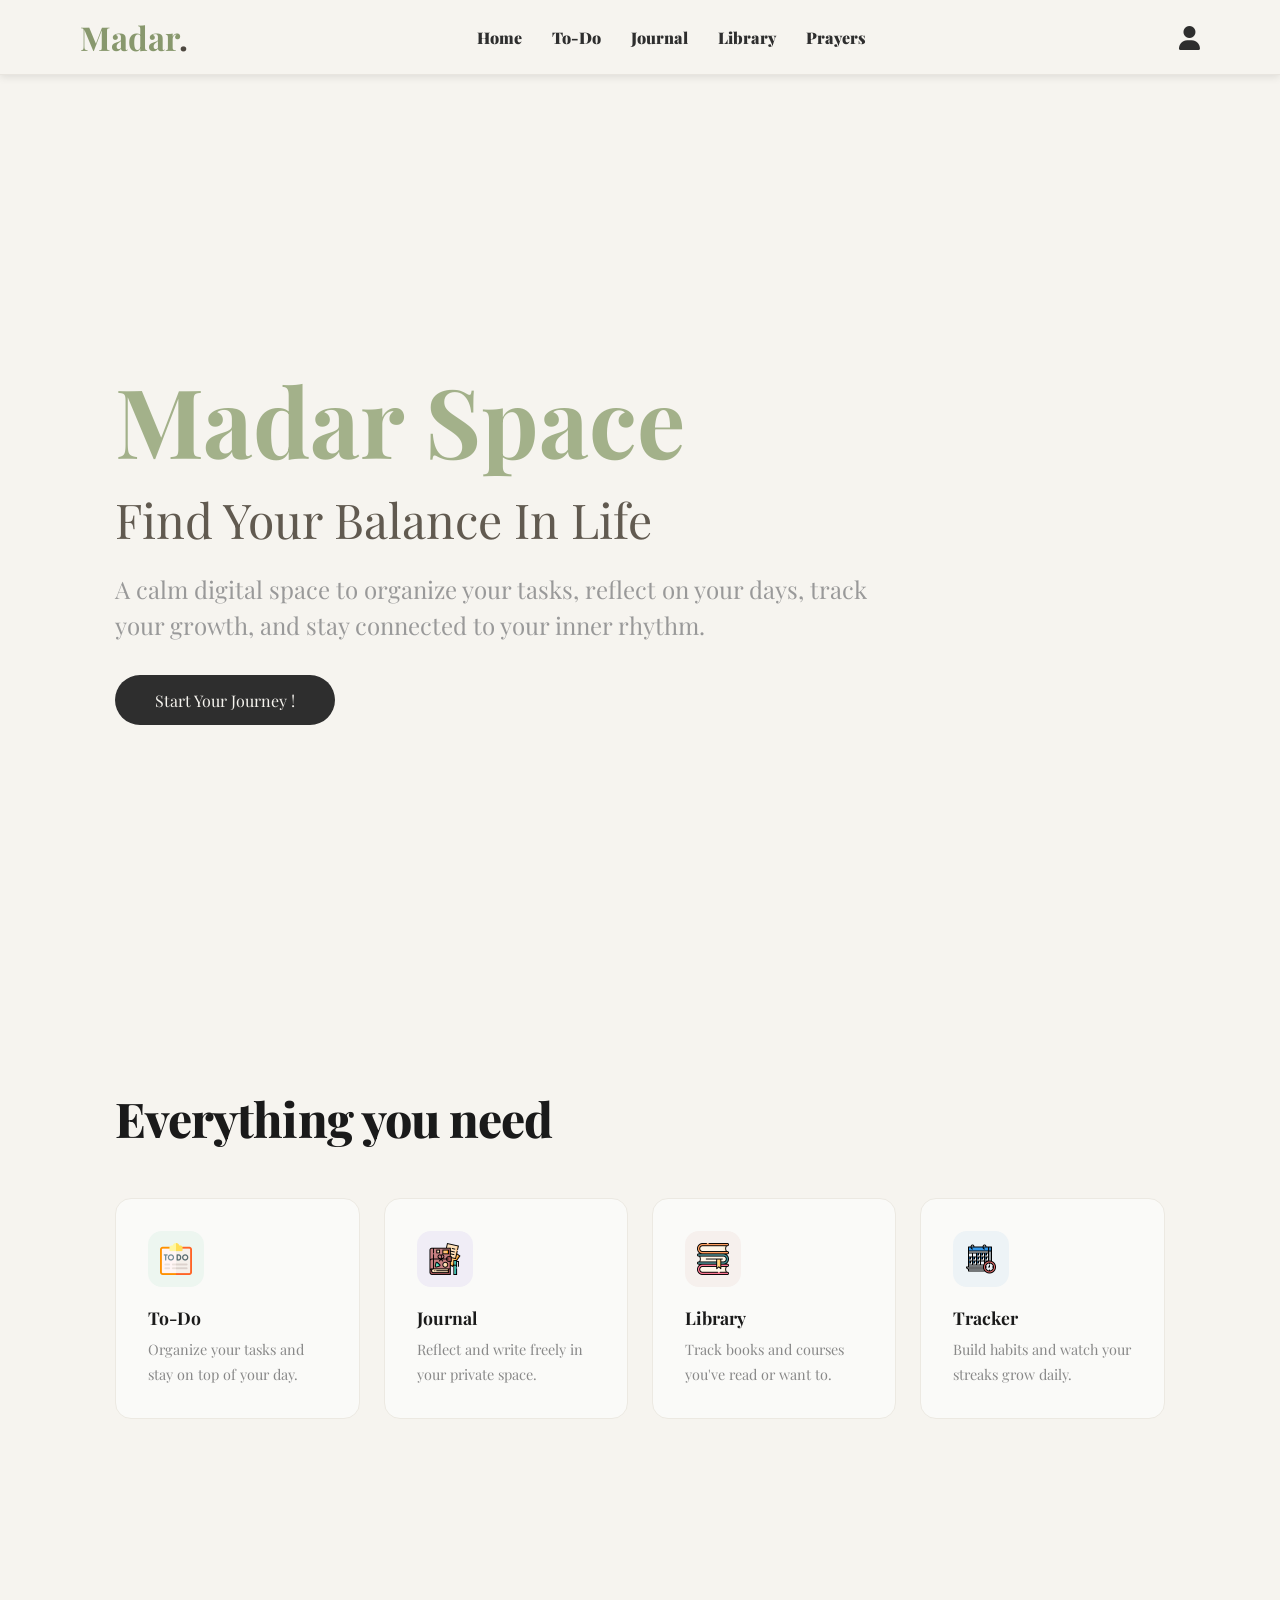
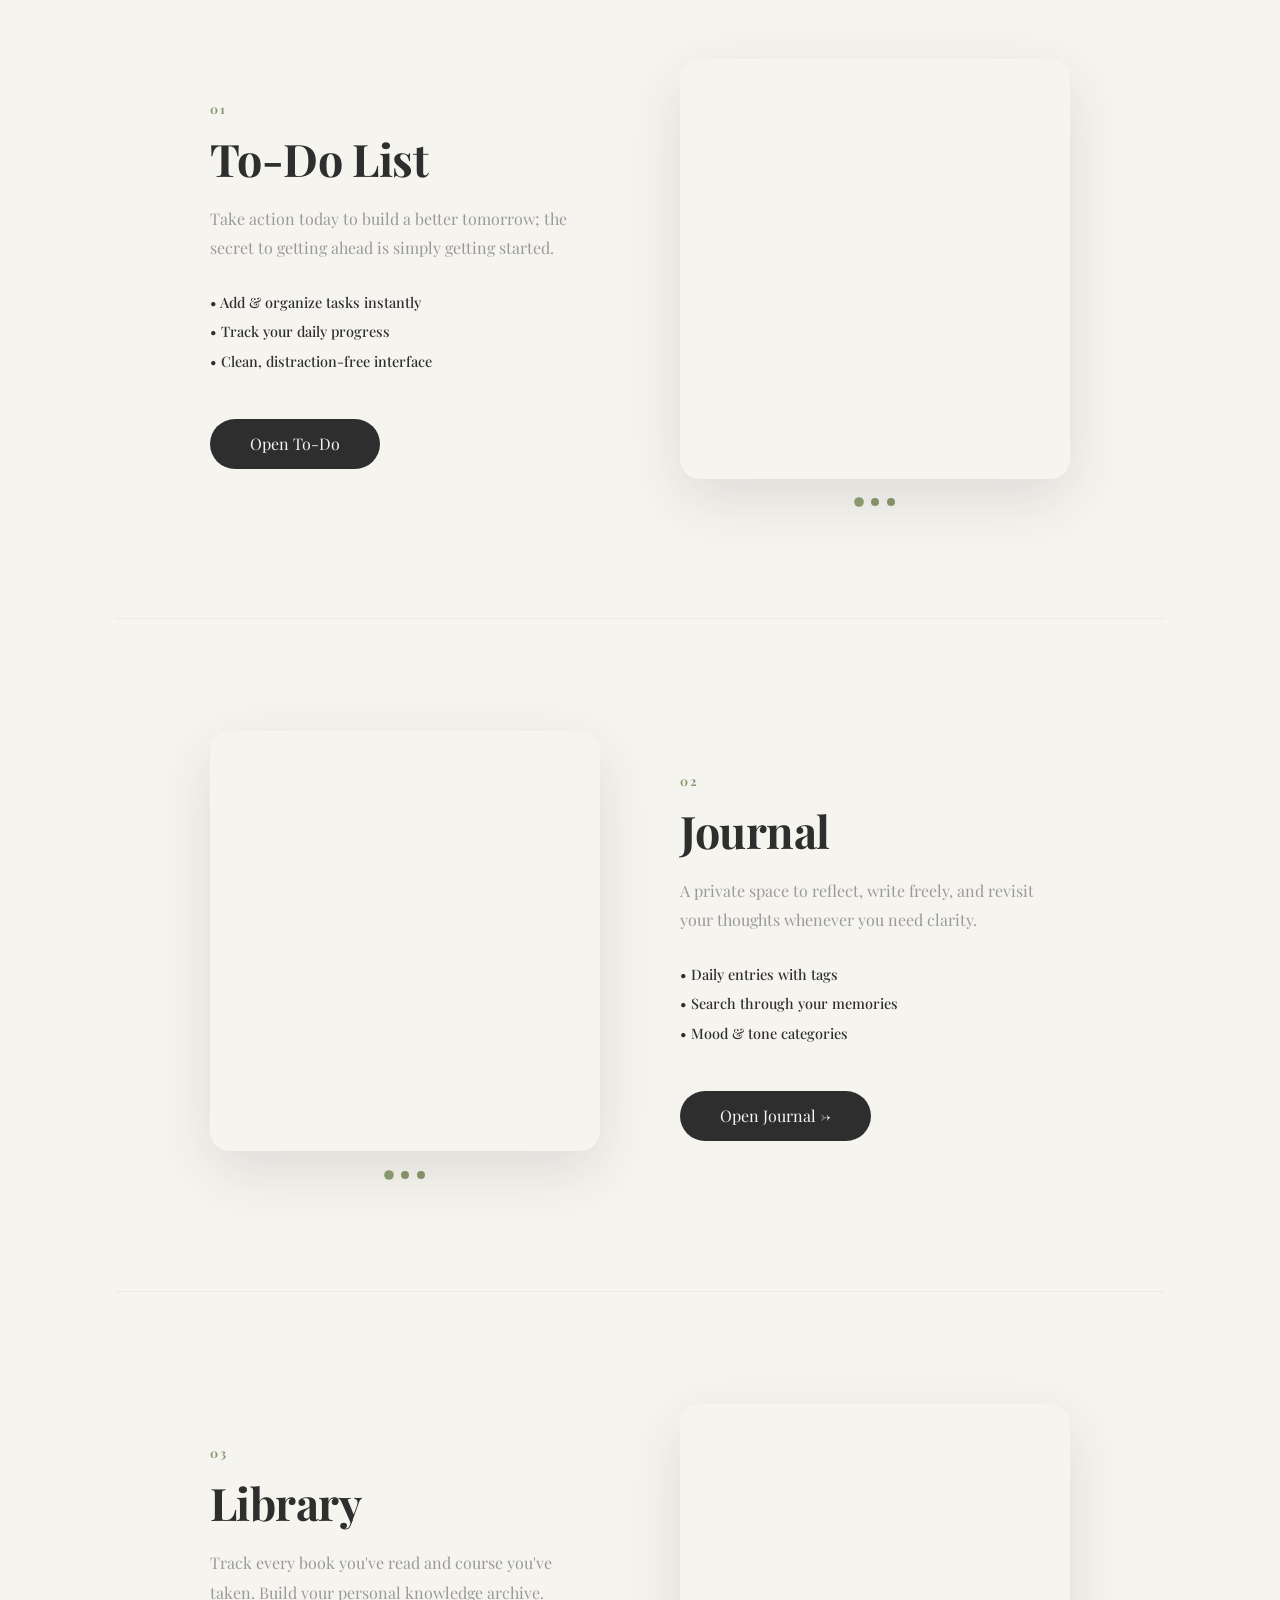
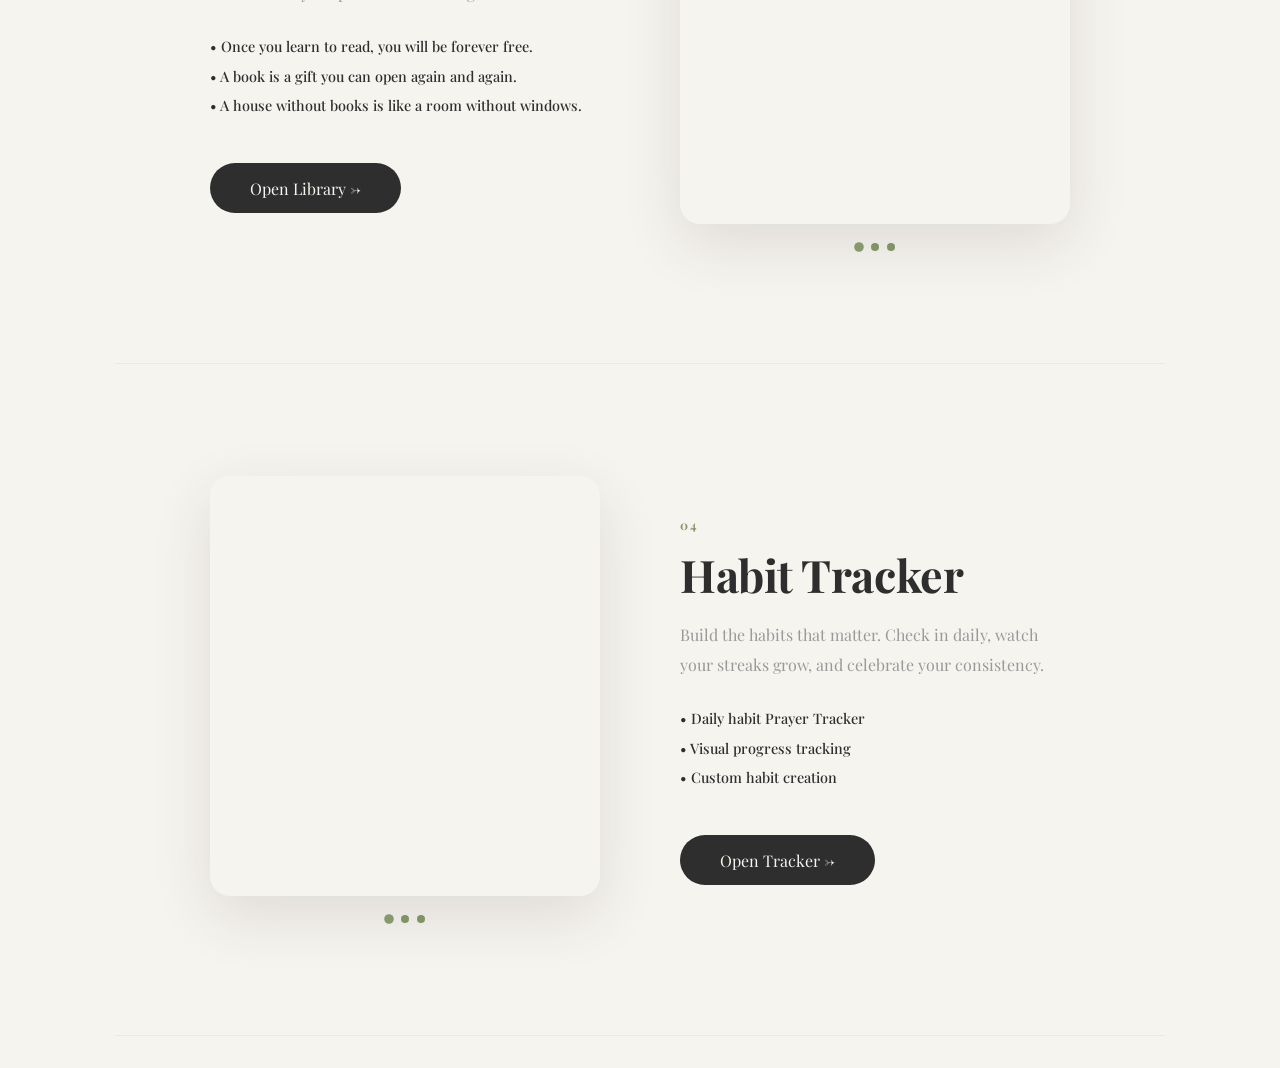
<file: index.html>
<!DOCTYPE html>
<html lang="en">
<head>
    <meta charset="UTF-8">
    <meta name="viewport" content="width=device-width, initial-scale=1.0">
    <title>MadarSpace</title>
    <!-- Style Link-->
    <link rel="stylesheet" href="css/style.css">
    <link rel="stylesheet" href="https://cdnjs.cloudflare.com/ajax/libs/font-awesome/6.5.0/css/all.min.css">
</head>
<body class="home-page">
<!-- Header Start -->
 <header class="header">
  <div class="container">
    
    <a href="#" class="logo">Madar<span>.</span></a>

    <nav class="nav">
      <ul class="nav-links">
        <li><a href="#home">Home</a></li>
        <li><a href="tasks.html">To-Do</a></li>
        <li><a href="journal.html">Journal</a></li>
        <li><a href="library.html">Library</a></li>
        <li><a href="prayer.html">Prayers</a></li>
        <!-- <li><a href="#about">About</a></li> -->
      </ul>
    </nav>

    <div class="nav-icons">
       <a href="login.html"><i class="fas fa-user"></i></a>

    <div class="menu-toggle" id="menu-toggle">
      <i class="fa-solid fa-bars"></i>
    </div>

    
    </div>
  </div>
</header>
<!-- Header end -->

<!-- home section start  -->
   

 <!-- home sectio ends  -->
   <section class="home" id="home">
     <div class="content">
        <h3>Madar Space</h3>
        <!-- <span>Your Space In Life</span>   -->
        <span>Find Your Balance In Life</span>
          
        <p>
        A calm digital space to organize your tasks, reflect on your days,
        track your growth, and stay connected to your inner rhythm.
        </p>
        <a href="login.html" class="btn btn-feature ">Start Your Journey !</a>
        
     </div>
   </section>

     <section id="features">
  <h2>Everything you need</h2>
  <div class="features-grid">

    <div class="f-card">
      <div class="f-icon" style="background:#EDF6F0">
<img src="img/to-do-list.png" alt="todo">
      </div>
      <h3>To-Do</h3>
      <p>Organize your tasks and stay on top of your day.</p>
    </div>

    <div class="f-card">
      <div class="f-icon" style="background:#F0EDF6">
        <img src="img/notebook.png" alt="journal">
      </div>
      <h3>Journal</h3>
      <p>Reflect and write freely in your private space.</p>
    </div>

    <div class="f-card">
      <div class="f-icon" style="background:#F6F0ED">
        <img src="img/books.png" alt="library">
      </div>
      <h3>Library</h3>
      <p>Track books and courses you've read or want to.</p>
    </div>

    <div class="f-card">
      <div class="f-icon" style="background:#EDF3F6">
        <img src="img/activity-tracker.png" alt="tracker">
      </div>
      <h3>Tracker</h3>
      <p>Build habits and watch your streaks grow daily.</p>
    </div>

  </div>
</section>

<section class="features-Seperated"> 
 <div class="feature-row">
    <div class="feature-text">
      <span class="feature-number" style="color: #88986d;">01</span>
      <h3>To-Do List</h3>
      <p style="color: #999; ">Take action today to build a better tomorrow; the secret to getting ahead is simply getting started.</p>
      <ul class="feature-points">
        <li>• Add & organize tasks instantly</li>
        <li>• Track your daily progress</li>
        <li>• Clean, distraction-free interface</li>
      </ul>
      <a href="tasks.html" class="btn-feature-link">Open To-Do </a>
    </div>

    <div class="feature-slider">
      <div class="slider-track" id="slider-todo" class="active"  >
        <img src="img/todo1.jpg" alt="todo preview">
        <img src="img/todo2.jpg" alt="todo preview">
        <img src="img/todo4.jpg" alt="todo preview">
      
      </div>
      <div class="slider-dots" id="dots-todo">
        <span class="dot active"></span>
        <span class="dot"></span>
        <span class="dot"></span>
      
      </div>
    </div>
  </div>
   <!-- journal  -->
  <div class="feature-row reversed">
    <div class="feature-text">
      <span class="feature-number" style="color: #88986d;">02</span>
      <h3>Journal</h3>
      <p style="color: #999; ">A private space to reflect, write freely, and revisit 
      your thoughts whenever you need clarity.</p>
      <ul class="feature-points">
        <li>• Daily entries with tags</li>
        <li>• Search through your memories</li>
        <li>• Mood & tone categories</li>
      </ul>
      <a href="journal.html" class="btn-feature-link">Open Journal →</a>
    </div>

    <div class="feature-slider">
      <div class="slider-track" id="slider-journal">
        <img src="img/journal1.jpg" alt="journal preview">
        <img src="img/journal2.jpg" alt="journal preview">
        <img src="img/journal5.jpg" alt="journal preview">
      </div>
      <div class="slider-dots" id="dots-journal">
        <span class="dot active"></span>
        <span class="dot"></span>
        <span class="dot"></span>
      </div>
    </div>
  </div>

  <!-- library  -->
  <div class="feature-row">
    <div class="feature-text">
      <span class="feature-number" style="color: #88986d;">03</span>
      <h3>Library</h3>
      <p style="color: #999; ">Track every book you've read and course you've taken. 
      Build your personal knowledge archive.</p>
      <ul class="feature-points">
        <li>• Once you learn to read, you will be forever free.</li>
        <li>• A book is a gift you can open again and again.</li>
        <li>• A house without books is like a room without windows.</li>
      </ul>
      <a href="library.html" class="btn-feature-link">Open Library →</a>
    </div>
    <div class="feature-slider">
      <div class="slider-track" id="slider-library">
        <img src="img/library1.jpg" alt="library preview">
        <img src="img/library2.jpg" alt="library preview">
        <img src="img/library3.jpg" alt="library preview">
      </div>
      <div class="slider-dots" id="dots-library">
        <span class="dot active"></span>
        <span class="dot"></span>
        <span class="dot"></span>
      </div>
    </div>
  </div>

  <!-- tracker  -->
  <div class="feature-row reversed">
    <div class="feature-text">
      <span class="feature-number" style="color: #88986d;">04</span>
      <h3>Habit Tracker</h3>
      <p style="color: #999;">Build the habits that matter. Check in daily, 
      watch your streaks grow, and celebrate your consistency.</p>
      <ul class="feature-points">
        <li>• Daily habit Prayer Tracker</li>
        <li>• Visual progress tracking</li>
        <li>• Custom habit creation</li>
      </ul>
      <a href="prayer.html" class="btn-feature-link">Open Tracker →</a>
    </div>
    <div class="feature-slider">
      <div class="slider-track" id="slider-tracker">
        <img src="img/tracker1.webp" alt="tracker preview">
        <img src="img/tracker4.jpg" alt="tracker preview">
        <img src="img/tracker3.jpg" alt="tracker preview">
      </div>
      <div class="slider-dots" id="dots-tracker">
        <span class="dot active"></span>
        <span class="dot"></span>
        <span class="dot"></span>
      </div>
    </div>
  </div>

</section>




<!-- Js code -->
 <script>
  const toggle = document.getElementById("menu-toggle");
  const navLinks = document.querySelector(".nav-links");

  toggle.addEventListener("click", () => {
    navLinks.classList.toggle("active");
  });

  function initSlider(trackId, dotsId) {
    const track = document.getElementById(trackId);
    const dotsContainer = document.getElementById(dotsId);
    if (!track) return;

    const images = track.querySelectorAll('img');
    const dots = dotsContainer.querySelectorAll('.dot');
    let current = 0;

    dots.forEach((dot, i) => {
      dot.addEventListener('click', () => goTo(i));
    });

    setInterval(() => {
      goTo((current + 1) % images.length);
    }, 3500);

    function goTo(index) {
      images[current].classList.remove('active');
      dots[current].classList.remove('active');
      current = index;
      images[current].classList.add('active');
      dots[current].classList.add('active');
    }
  }

  initSlider('slider-todo', 'dots-todo');
  
  initSlider('slider-journal', 'dots-journal');
   initSlider('slider-library', 'dots-library');
   initSlider('slider-tracker', 'dots-tracker');
</script>

</body>
</html>
</file>
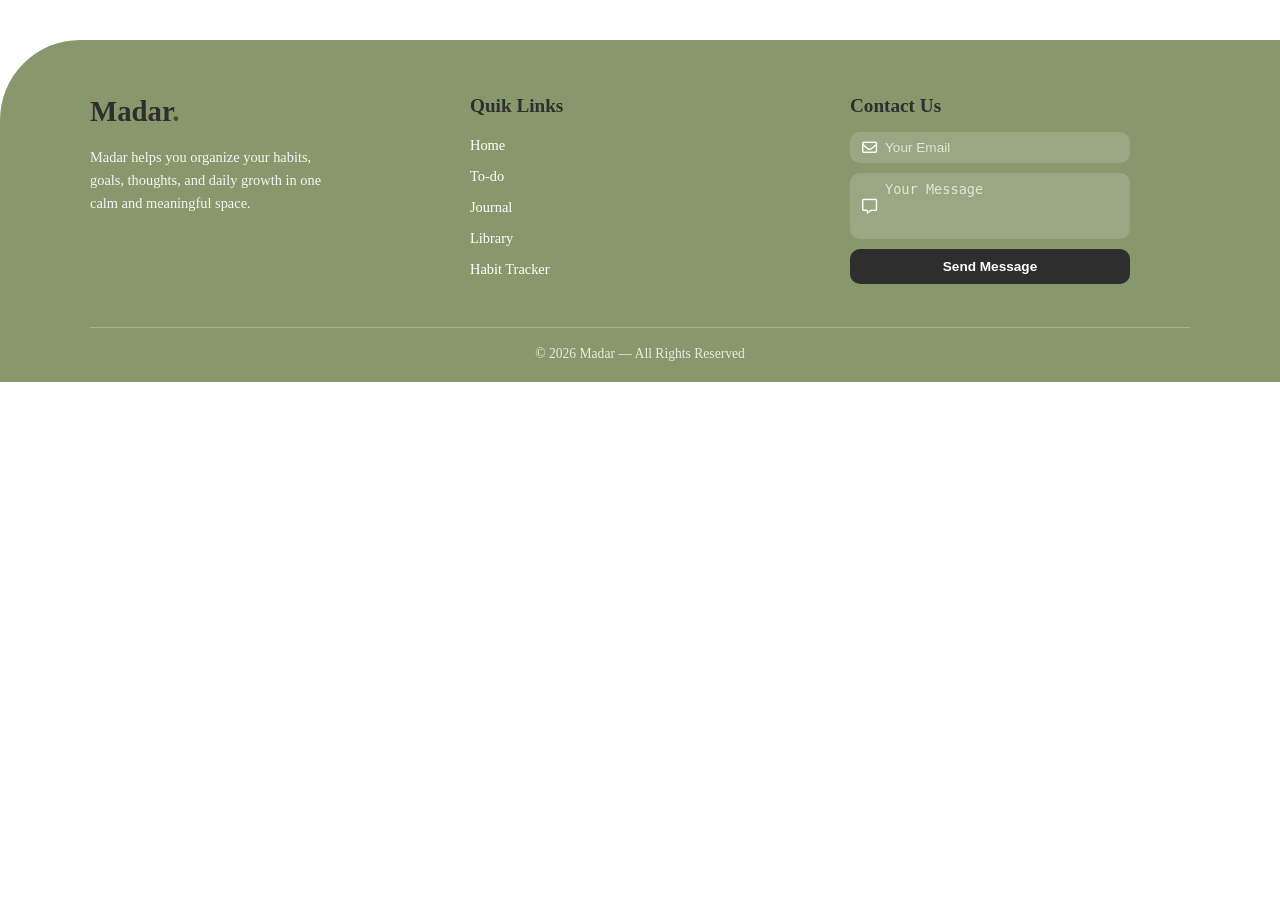
<file: footer.html>
<!DOCTYPE html>
<html lang="en">
<head>
    <meta charset="UTF-8">
    <meta name="viewport" content="width=device-width, initial-scale=1.0">
    <link rel="stylesheet"
href="https://cdnjs.cloudflare.com/ajax/libs/font-awesome/6.5.1/css/all.min.css"/>
    <style>
        *{margin: 0; padding: 0; box-sizing: border-box;}

      .footer{
       width:100% ;

       background: #88986d;
       color: white ;
       padding : 55px 7% 20px ;
       border-top-left-radius:80px ;
       /* border-top-right-radius: 125px; */
       font-size: 20px ;
       /* line-height: 20px ; */
       margin-top: 40px;

      }  

      .row{
       
        display: flex ;
        flex-wrap: wrap;
        align-items: flex-start  ;
        justify-content: center;
        gap: 40px;
        max-width: 1100px;
        margin:0 auto ;
      }

      .col{
        flex: 1;
        min-width: 200px;
     
      }

      .logo{
        font-size: 1.8rem ; 
        margin-bottom: 18px;

        
        font-family:'PlayFair Display' , serif ;
        font-weight: 700 ;
        
        color : #2E2E2E ;
   
      }


     .footer-text{
         line-height: 1.6;
         max-width: 250px;

         color: #f5f5f5;

         font-size: 0.9rem;

     }

      h3{
          margin-bottom: 15px;
          font-size:1.2rem ;
          color: #2E2E2E;
      }

      

      .logo span{
        color: #4d473f;
      }

      .col{
  transition: transform 0.3s ease;
}

.col:hover{
  transform: translateY(-4px);
}


     

      ul{
       list-style: none;
      }

      ul li{
       
        margin-bottom: 8px;
      }

      ul li a{
        text-decoration: none;
        color: white;
        font-size: 0.9rem;

        transition: 0.3s;
       }


      
      ul li a:hover{
        
      color: #2E2E2E;
      padding-left: 4px;

      }



.footer-form {
  display: flex;
  flex-direction: column;
  gap: 10px;
  max-width: 280px;
}

.input-box {
  display: flex;
  align-items: center;
  background: rgba(255,255,255,0.15);
  padding: 8px 12px;
  border-radius: 10px;
  gap: 8px;
}

.input-box i {
  color: white;
  font-size: 0.95rem;
}

.input-box input,
.input-box textarea {
  width: 100%;
  border: none;
  outline: none;
  background: transparent;
  color: white;
  font-size: 0.85rem;
}

.input-box textarea {
  resize: none;
  height: 50px;
}



.input-box input::placeholder,
.input-box textarea::placeholder {
  color: rgba(255,255,255,0.7);
}



.footer-form button {
        width: 100%; 
        border: none;
        padding: 10px;
        border-radius: 10px;
        background: #2E2E2E;
        color: white;
        cursor: pointer;
        font-size: 0.85rem;
        font-weight: 600;
        transition: opacity 0.2s;
 
 
}
.footer-form button:hover { 
    opacity: 0.9; 
}






.footer hr {
 border: none;
  height: 1px;

  background: rgba(255,255,255,0.25);

  margin: 40px 0 18px;
}



.copyright {
  text-align: center;
  color: rgba(255,255,255,0.8);
  font-size: 0.85rem;
}


@media (max-width: 768px) {

  .footer {
    padding: 60px 7% 20px;
  }

  .footer-container {
    flex-direction: column;
    gap: 40px;
  }

}








    </style>

    <title>Document</title>
</head>
<body>
    <footer class="footer">
        <div class="row">
            <div class="col">
                <div class="logo">Madar<span>.</span>
                </div>
                <p class="footer-text">Madar helps you organize your habits,
                     goals, thoughts, and daily growth
                     in one calm and meaningful space.</p>
            </div>

            <div class="col">
                <h3>Quik Links</h3>
                <ul>
                    <li><a href="index.html">Home</a></li>
                    <li><a href="tasks.html">To-do</a></li>
                    <li><a href="journal.html">Journal</a></li>
                    <li><a href="library.html">Library</a></li>
                    <li><a href="prayer.html">Habit Tracker</a></li>
                </ul>
            </div>
            
            <div class="col">
                <h3>Contact Us</h3>
                <form class="footer-form">

                 <div class="input-box">
                 <i class="fa-regular fa-envelope"></i>
                 <input type="email" placeholder="Your Email" required>
                </div>

                <div class="input-box">
                <i class="fa-regular fa-message"></i>
                   <textarea placeholder="Your Message"></textarea>
                      </div>

                   <button type="submit">Send Message</button>

                    </form>
                   </div>
                </div>

            <hr>
            
            <p class="copyright">
                © 2026 Madar — All Rights Reserved
            </p>
    </footer>
</body>
</html>
</file>
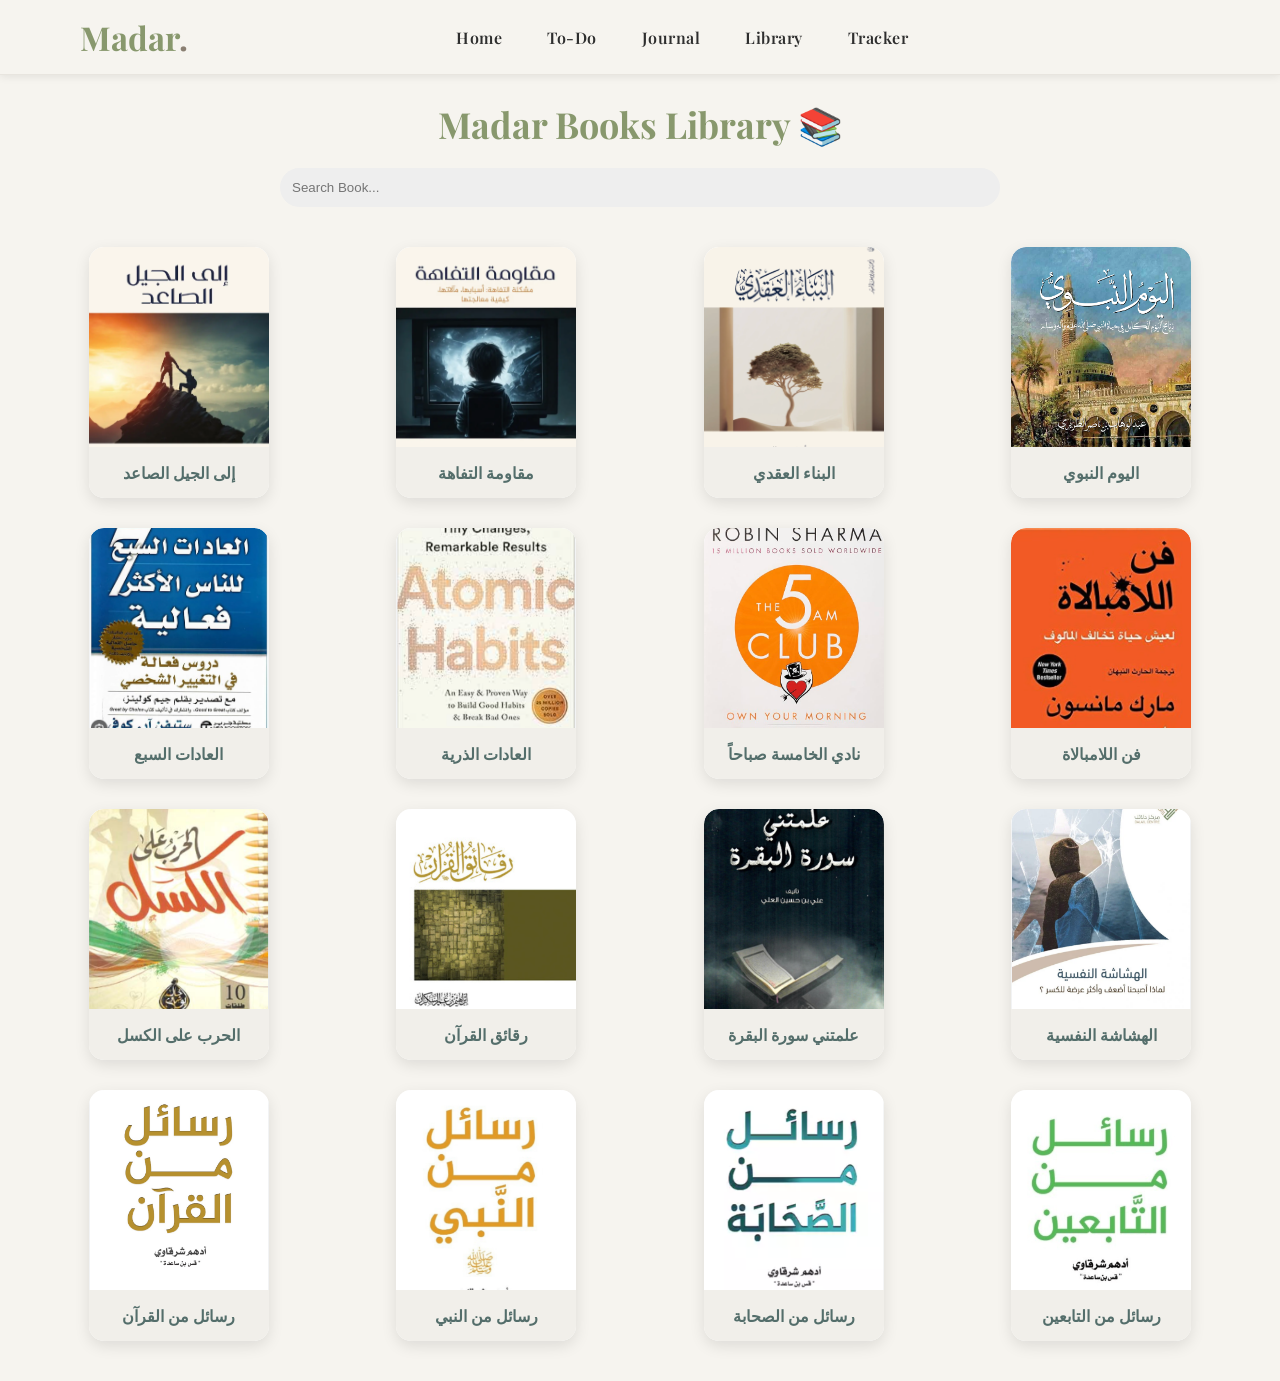
<file: library.html>
<!DOCTYPE html>
<html lang="en">
<head>
<meta charset="UTF-8">
<title> مكتبة مدار</title>
<link rel="stylesheet" href="css/style.css">
<link rel="stylesheet" href="css/library.css">
</head>

<body>

    <!-- Header Start -->
 <header class="header">
  <div class="container">
    
    <a href="#" class="logo"> Madar<span>.</span></a>

    <nav class="nav">
      <ul class="nav-links">
        <li><a href="index.html">Home</a></li>
        <li><a href="tasks.html">To-Do</a></li>
        <li><a href="journal.html">Journal</a></li>
        <li><a href="library.html">Library</a></li>
        <li><a href="prayer.html">Tracker</a></li>
        <!-- <li><a href="#about">About</a></li> -->
      </ul>
    </nav>

    <div class="nav-icons">
       <a href="#"><i class="fas fa-user"></i></a>

    <div class="menu-toggle" id="menu-toggle">
      <i class="fa-solid fa-bars"></i>
    </div>

    
    </div>
  </div>
</header>
<!-- Header end -->


<h1>Madar Books Library 📚</h1>

<input type="text" id="search" placeholder="Search Book...">

<div class="container">



<div class="card">
<a href="pdf/AljeelAssaed.pdf" target="_blank">
<div class="top">
    <img src="img/book2.png" class="book-img">
</div>
<div class="bottom">إلى الجيل الصاعد</div>
</a>
</div>

<div class="card">
<a href="pdf/muqaumetTafaha.pdf" target="_blank">
<div class="top">
    <img src="img/book3.png" class="book-img">
</div>
<div class="bottom">مقاومة التفاهة</div>
</a>
</div>

<div class="card">
<a href="pdf/albenaaAlaqade.pdf" target="_blank">
<div class="top"><img src="img/book4.png" class="book-img"></div>
<div class="bottom">البناء العقدي</div>
</a>
</div>



<div class="card">
<a href="pdf/AlyaumAlnabawi.pdf" target="_blank">
<div class="top"><img src="img/book1.png" class="book-img">
</div>
<div class="bottom"> اليوم النبوي</div>
</a>
</div>

<div class="card">
<a href="pdf/The 7 Habits of Highly Effective People.pdf" target="_blank">
<div class="top">
    <img src="img/book11.png" class="book-img">
</div>
<div class="bottom">العادات السبع</div>
</a>
</div>

<div class="card">
<a href="pdf/Atomic Habits Book.pdf" target="_blank">
<div class="top"><img src="img/book7.png" class="book-img"></div>
<div class="bottom">العادات الذرية </div>
</a>
</div>

<div class="card">
<a href="pdf/Nadi Al-Khamisa 5 AM.pdf" target="_blank">
<div class="top">
    <img src="img/book10.png" class="book-img">
</div>
<div class="bottom">نادي الخامسة صباحاً</div>
</a>
</div>


<div class="card">
<a href="pdf/ Art of not caring.pdf" target="_blank">
<div class="top">
    <img src="img/book9.png" class="book-img">
</div>
<div class="bottom">فن اللامبالاة</div>
</a>
</div>


<div class="card">
<a href="pdf/The War on Laziness by Khaled Abu Shadi.pdf" target="_blank">
<div class="top">
    <img src="img/book8.png" class="book-img">
</div>
<div class="bottom">الحرب على الكسل</div>
</a>
</div>

<div class="card">
<a href="pdf/Quranic Insights by Ibrahim.pdf" target="_blank">
<div class="top">
    <img src="img/book5.png" class="book-img">
</div>
<div class="bottom">رقائق القرآن</div>
</a>
</div>


<div class="card">
<a href="pdf/soratAlbaqara.pdf" target="_blank">
<div class="top">
    <img src="img/book12.png" class="book-img">
</div>
<div class="bottom">علمتني سورة البقرة</div>
</a>
</div>

<div class="card">
<a href="pdf/Psychological Fragility Book.pdf" target="_blank">
<div class="top">
    <img src="img/book13.png" class="book-img">
</div>
<div class="bottom">الهشاشة النفسية</div>
</a>
</div>

<div class="card">
<a href="pdf/Quran Messages.pdf" target="_blank">
<div class="top">
    <img src="img/book14.png" class="book-img">
</div>
<div class="bottom">رسائل من القرآن</div>
</a>
</div>

<div class="card">
<a href="pdf/ProphetMessages.pdf" target="_blank">
<div class="top">
    <img src="img/book15.png" class="book-img">
</div>
<div class="bottom">رسائل من النبي</div>
</a>
</div>

<div class="card">
<a href="pdf/Messages from the Companions.pdf" target="_blank">
<div class="top">
    <img src="img/book16.png" class="book-img">
</div>
<div class="bottom">رسائل من الصحابة</div>
</a>
</div>

<div class="card">
<a href="pdf/Messages from Followers.pdf" target="_blank">
<div class="top">
    <img src="img/book17.png" class="book-img">
</div>
<div class="bottom">رسائل من التابعين</div>
</a>
</div>

</div>

<script src="js/library.js"></script>

</body>
</html>
</file>
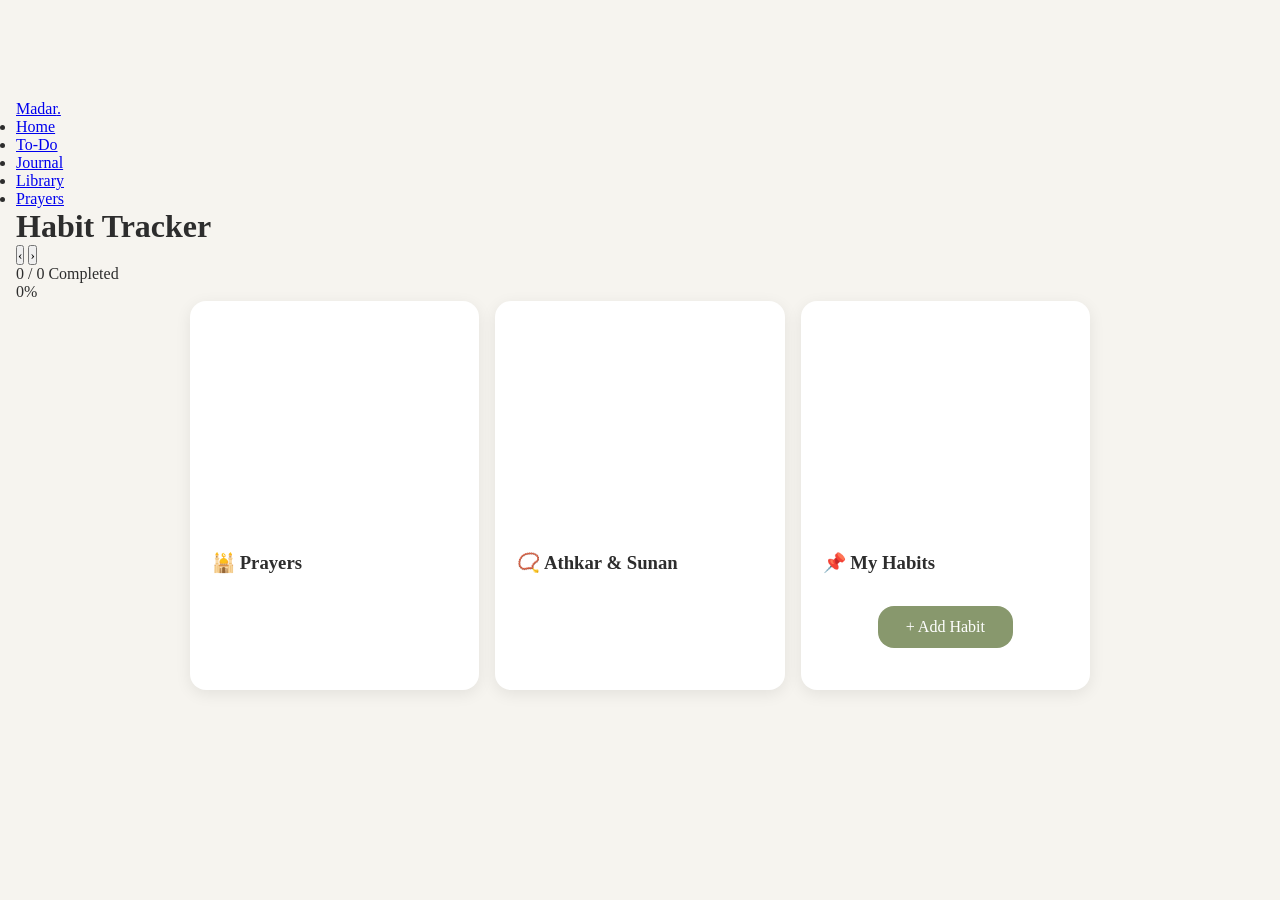
<file: prayer.html>
<!DOCTYPE html>
<html lang="en" dir="ltr">
<head>
  <meta charset="UTF-8" />
  <meta name="viewport" content="width=device-width, initial-scale=1.0"/>
  <title>Habit Tracker</title>
  <link rel="stylesheet" href="css/tracker.css" />
</head>
<body>
  <nav class="navbar">
  <div class="nav-container">

   <a href="index.html" class="logo">Madar<span>.</span></a>

    <nav class="nav">
      <ul class="nav-links">
        <li><a href="index.html">Home</a></li>
        <li><a href="tasks.html">To-Do</a></li>
        <li><a href="journal.html">Journal</a></li>
        <li><a href="library.html">Library</a></li>
        <li><a href="prayer.html">Prayers</a></li>
      </ul>
    </nav>

    <div class="nav-icons">
      <a href="#"><i class="fas fa-user"></i></a>

      <div class="menu-toggle" id="menu-toggle">
        <i class="fa-solid fa-bars"></i>
      </div>
    </div>

  </div>
</nav>


  <header class="header">
    
    <h1> Habit Tracker</h1>

    
    <div class="date-nav">
      <button class="nav-btn" id="prev-day">&#8249;</button>
      <span class="current-date" id="current-date"></span>
      <button class="nav-btn" id="next-day">&#8250;</button>
    </div>
      

   <div class="progress-card">
  
  <div class="progress-info">
    <span id="progress-count">0 / 0 Completed</span>

    <div class="progress-bar">
      <div class="progress-fill" id="progress-fill"></div>
    </div>
  </div>

  <div class="progress-circle">
    <span id="progress-percent">0%</span>
  </div>

</div>
  

  </header>

 
 <main class="main-content">

  <section class="habits-section">
    <div class="habits-grid">

      
      <div class="habit-card">
        <div class="card-image prayer-img"></div>
      
        <h3>🕌 Prayers</h3>
        <!-- <a href="https://www.flaticon.com/free-icons/pray" title="pray icons">Pray icons created by Freepik - Flaticon</a> -->
        <div id="prayers-list"></div>
      </div>

      <!-- ATHKAR -->
      <div class="habit-card">
        <div class="card-image athkar-img"></div>
        <h3>📿 Athkar & Sunan</h3>
        <div id="athkar-list"></div>
      </div>

      <!-- CUSTOM -->
      <div class="habit-card">
         <div class="card-image myhabit-img"></div>
        <h3>📌 My Habits</h3>
        <div id="custom-list"></div>
        <button class="add-btn" id="add-habit-btn">+ Add Habit</button>
      </div>
    </div>
  </section>

</main>

  

  <script src="js/tracker.js"></script>
</body>
</html>
</file>
<file: css/style.css>
@import url('https://fonts.googleapis.com/css2?family=Playfair+Display:ital,wght@0,400..900;1,400..900&display=swap');
@import url('https://fonts.googleapis.com/css2?family=Inter:wght@100..900&display=swap');
@import url("https://fonts.googleapis.com/css2?family=Montserrat:wght@300;400;500;600;700&display=swap");






@import url('https://fonts.googleapis.com/css2?family=Libre+Baskerville:ital,wght@0,400..700;1,400..700&display=swap');

:root {
  --bg: #F6F4EF;  
  --primary: #5F7D7A;
  --accent: #A3B18A; 
  /* --accent : #4A7C59 ;  */
  --text: #2E2E2E; 
  --max-width: 1200px;
} 

*{
    margin:0;
    padding:0;
    box-sizing: border-box;
   
}

body{
    margin:0 ;
    font-family:'Playfair Display', serif;
    background-color: #f6f4ef;
    color: #2E2E2E;
    padding-top: 90px ;
  

}


html{
  scroll-behavior:smooth;
}

/* Features Section Here */

#features {
  padding: 6rem 9%;
  background: #f6f4ef;
}

#features h2 {
  font-size: clamp(2rem, 4vw, 3rem);
  font-weight: 800;
  letter-spacing: -0.02em;
  margin-bottom: 3rem;
  color: #1a1a1a;
}

.features-grid {
  display: grid;
  grid-template-columns: repeat(auto-fit, minmax(220px, 1fr));
  gap: 1.5rem;
}

.f-card {
  padding: 2rem;
  border: 1px solid #ece9e2;
  border-radius: 16px;
  background: #fafaf8;
  transition: transform 0.3s, box-shadow 0.3s;
}

.f-card:hover {
  transform: translateY(-6px);
  box-shadow: 0 16px 40px rgba(0,0,0,0.08);
}

.f-icon {
  width: 56px; height: 56px;
  border-radius: 14px;
  display: flex; align-items: center; justify-content: center;
  font-size: 1.5rem;
  margin-bottom: 1.2rem;
}

.f-icon img {
  width: 32px;
  height: 32px;
  object-fit: contain;
}

.f-card h3 {
  font-size: 1.1rem;
  font-weight: 700;
  margin-bottom: 0.5rem;
  color: #1a1a1a;
}

.f-card p {
  font-size: 0.9rem;
  color: #888;
  line-height: 1.7;
}

.btn{
    display: inline-block ;
    margin-top: 1rem;
    border-radius: 5rem ;
    background: var(--text) ;
    color: #F6F4EF ;
    padding: .9rem 2.5rem ;
    cursor: pointer ;
    font-size: 1rem;
    text-decoration: none ;
}

.btn-about:hover{
    background: #A3B18A ;

}

.btn-feature:hover{
    background: #A3B18A ;

}


section{
    padding:2rem 9% ;

}



.home{
  display: flex ;
  align-items: center;  
  min-height: 100vh ;
  /* background : linear-gradient(135deg,#F6F4EF 0% ,#EAE7E0 100%); */
      /* background-image: url("https://i.pinimg.com/736x/0e/05/da/0e05da89c0491c07d7220745ffe28629.jpg");
background-size: cover ;
background-position : center ;
position : relative ; */

}



.home .content{
   max-width: 50rem;   
}

.home .content h3{
   font-size: 6rem ;
   color :var(--accent); 
}

.home .content span{
   font-size: 3rem ;
   color : #615a50; 
   padding: 1rem 0 ;
   line-height: 1.5;
}

.home .content p{
   font-size: 1.5rem ;
   color : #999; 
   padding: 1rem 0 ;
   line-height: 1.5;
}
/* .blur{
  position:absolute;
  border-radius:50%;
  filter: blur(80px);
  z-index:-1;
}

.blur1{
  width:250px;
  height:250px;
  background:#cfd9bf;
  top:100px;
  left:-80px;
}

.blur2{
  width:300px;
  height:300px;
  background:#dbe5d0;
  bottom:50px;
  right:-100px;
} */


.header{

     position: fixed;
     width:100% ;
    top:0; left:0;right:0;
    background: var(--bg);
   box-shadow: 0 2px 8px rgba(0,0,0,0.1);
    z-index: 1000;
    border-bottom: 1.5px solid #e8e5df;
    /* padding:2rem 9%  ;
    display:flex ;
    align-items: center ; */
    /* justify-content: space-between;
    z-index: 1000 ;  */
 
}

.welcome-user{
  font-size: 0.95rem;
  font-weight: 600;
  
  /* margin-right: 12px; */
  background-color:#88986d ;
  display: inline-block ;
    /* margin-top: 0.5rem; */
    border-radius: 5rem ;
   
    color: #F6F4EF ;
    padding: .9rem 1.5rem ;
    cursor: pointer ;
    /* font-size: 1rem; */
    text-decoration: none ;
    transition: 0.3s;
}


.welcome-user:hover{
  /* transform: translateX(-4px); */
  margin-right: 4px;
}

.home-page .container{
  max-width: var(--max-width);
  margin: auto;
  padding: 20px 40px;
  display: flex;
  justify-content: space-between;
  align-items: center;

}


header .logo{
 
    font-size: 33px ; 
    font-family:'PlayFair Display' , serif ;
    font-weight: bolder ;
    /* color : #a3b18a;  */ 
    color : #88986d ;
    /* margin-left : 100px; */
    text-decoration: none ;


}

.logo span {
     color: #4d473f;
}

.nav-links {
  list-style: none;
  display: flex;
  gap: 30px;
}


.nav-links a {
  text-decoration: none;
  color: var(--text);
  font-weight: 900;
  transition: 0.3s ease;
  font-size: 1rem;
}

.nav-links a:hover {
  color: var(--accent);
}


.menu-toggle {
  display: none;
  font-size: 24px;
  cursor: pointer;
}




@media (max-width: 768px) {

  .nav-links {
    position: absolute;
    top: 100%;
    right: 0;
    background: var(--bg);
    width: 100%;
    flex-direction: column;
    align-items: center;
    gap : 20px;
    padding : 20px 0;
    display : none;
  }

  .nav-links.active {
    display: flex;
  }

  .menu-toggle {
    display: block;
  }

  
}

.nav-icons {
  display: flex;
  align-items: center;
  gap: 20px;
  color: #2E2E2E ;
}

   .nav-icons a {
    font-size: 1.5rem ;
    color: #2E2E2E ;
    cursor: pointer; 
    margin-left: 1.5rem ;
}

  .nav-icons a:hover {
    color : #88986d ;
}

/* ----------- features seperated in home----------  */
.feature-row {
  display: flex;
  align-items: center;
  gap: 5rem;
  padding: 7rem 9%;
  max-width: var(--max-width);
  margin: 0 auto;
  border-bottom: 1px solid #ede8e0;
}


.feature-row.reversed {
  flex-direction: row-reverse;
}


.feature-text {
  flex: 1;
}

.feature-number {
  display: inline-block;
  font-size: 0.78rem;
  font-weight: 700;
  letter-spacing: 0.2em;
  text-transform: uppercase;
  color: var(--brown-light);
  margin-bottom: 1rem;
}

.feature-text h3 {
  font-family: 'Playfair Display', serif;
  font-size: clamp(2rem, 3.5vw, 3rem);
  font-weight: 700;
  /* color: var(--brown-dark); */
  line-height: 1.15;
  margin-bottom: 1.2rem;
  letter-spacing: -0.01em;
}

.feature-text p {
  font-size: 1rem;
  color: var(--text-muted);
  line-height: 1.85;
  max-width: 420px;
  margin-bottom: 1.8rem;
}

.feature-points {
  list-style: none;
  display: flex;
  flex-direction: column;
  gap: 0.6rem;
  margin-bottom: 2rem;
}

.feature-points li {
  font-size: 0.9rem;
  color: var(--brown-mid);
  font-weight: 500;
}

/* .btn-feature-link {
  display: inline-block;
  padding: 0.8rem 1.8rem;
  background: var(--brown-dark);
  color: #fff;
  text-decoration: none;
  border-radius: 6px;
  font-size: 0.9rem;
  font-weight: 600;
  letter-spacing: 0.04em;
  transition: background 0.3s;
}

.btn-feature-link:hover {
  background: var(--brown-mid);
} */

.btn-feature-link{
    display: inline-block ;
    margin-top: 1rem;
    border-radius: 5rem ;
    background: var(--text) ;
    color: #F6F4EF ;
    padding: .9rem 2.5rem ;
    cursor: pointer ;
    font-size: 1rem;
    text-decoration: none ;
}



.btn-feature-link:hover{
    background: #A3B18A ;

}


.feature-slider {
  flex: 1;
  position: relative;
}

.slider-track {
  position: relative;
  width: 100%;
  height: 420px;
  border-radius: 20px;
  overflow: hidden;
  box-shadow: 0 20px 60px rgba(59, 47, 47, 0.12);
  background-color: #F6F4EF;
}

.slider-track img {
  position: absolute ;
  inset: 0;
  width: 100%;
  height: 100%;
  object-fit: cover;
  opacity: 0;
  transition: opacity 0.7s ease;
}

.slider-track img.active {
  opacity: 1;
}


.slider-dots {
  display: flex;
  gap: 8px;
  justify-content: center;
  margin-top: 1.2rem;
}

.dot {
  width: 8px; height: 8px;
  border-radius: 50%;
  background: #88986d;
  cursor: pointer;
  transition: background 0.3s, transform 0.3s;
  border: 1.5px solid var(#5F7D7A);
}

.dot.active {
  background: #88986d;
  transform: scale(1.2);
}

@media (max-width: 768px) {
  .feature-row,
  .feature-row.reversed {
    flex-direction: column;
    gap: 2.5rem;
    padding: 4rem 6%;
  }

  .slider-track { height: 260px; }
}



/* ================= TASKS PAGE ================= */

.tasks-page .today-info {
  background: #f1efea;
  border-radius: 18px;
  padding: 14px 18px;
  margin: -5px 0 22px;
  text-align: center;
  border: 1px solid #e6e1db;
}

.tasks-page .today-label {
  display: block;
  font-size: 18px;
  font-weight: 700;
  color: var(--primary);
  margin-bottom: 4px;
}

.tasks-page .today-date {
  display: block;
  font-size: 17px;
  color: #8A7F72;
  font-weight: 600;
}

*{
  margin: 0;
  padding: 0;
  box-sizing: border-box;
}

.tasks-page .tasks-container {
  display: flex;
  justify-content: center;
  align-items: center;
  padding: 120px 20px 40px;
  font-family:'PlayFair Display' , serif ;
  
}

.tasks-page .todo-app {
  width: 100%;
  max-width: 500px;
  background: white;
  padding: 30px;
  border-radius: 20px;
  box-shadow: 0 10px 30px rgba(0,0,0,0.08);
}

.tasks-page .todo-app h1 {
  text-align: center;
  margin-bottom: 20px;
  color: var(--primary);
}

/* input area */
.tasks-page .input-area {
  display: flex;
  gap: 10px;
  margin-bottom: 20px;
}

.tasks-page #task-input {
  flex: 1;
  padding: 10px 15px;
  font-size: 1.1rem;
  border-radius: 30px;
  border: 1px solid #ddd;
  outline: none;
}

.tasks-page #task-input:focus {
  border-color: var(--accent);
}

.tasks-page #add-task-btn {
  border: none;
  background: var(--primary);
  color: white;
  width: 45px;
  height: 45px;
  border-radius: 50%;
  cursor: pointer;
  transition: 0.3s;
}

.tasks-page #add-task-btn:hover {
  background: var(--accent);
  display: flex;
}
.todos-container{
  display: flex ;
  align-items: center;
  text-align: center;
  justify-content: center;
}
/* task list */
.tasks-page #task-list {
  list-style: none;
  width: 100%;
}
.tasks-page #task-list li {
  background: #eae7e2;
  width: 100%;
  padding: 16px 18px;
  border-radius: 15px;
  margin-bottom: 12px;
  font-size: 18px;
  display: flex;
  justify-content: space-between;
  align-items: center;
  transition: 0.3s;
}

.tasks-page .task-actions {
  display: flex;
  gap: 8px;
}

.tasks-page .task-actions button {
  border: none;
  background: transparent;
  cursor: pointer;
  font-size: 14px;
  padding: 6px;
  border-radius: 8px;
  transition: 0.2s;
}

.tasks-page .complete-btn {
  color: #5F7D7A;
}

.tasks-page .edit-btn {
  color: #8A7F72;
}

.tasks-page .delete-btn {
  color: #b0413e;
}

.tasks-page .task-actions button:hover {
  background: rgba(0,0,0,0.05);
}

.tasks-page li.completed .task-text {
  text-decoration: line-through;
  opacity: 0.6;
}


/* empty image */
.tasks-page .empty-image {
  width: 150px;
  display: block;
  margin: 30px auto 0;
  opacity: 0.6;
  align-self: center;
  
}

.tasks-page .progress-container {
  display: none;
  margin: 25px 0 30px;
  padding: 20px;
  background: #f1efea;
  border-radius: 20px;
}

.tasks-page .progress-wrapper {
  display: flex;
  align-items: center;
  justify-content: space-between;
  gap: 30px;
}

.tasks-page .progress-left {
  flex: 1;
}

.tasks-page .progress-info {
  font-size: 20px;
  font-weight: 600;
  margin-bottom: 12px;
}

.tasks-page .progress-bar {
  width: 100%;
  height: 10px;
  background: #ddd9d2;
  border-radius: 20px;
  overflow: hidden;
}

.tasks-page .progress-fill {
  height: 100%;
  width: 0%;
  background: var(--primary);
  transition: width 0.4s ease;
}

.tasks-page .progress-circle {
  width: 75px;
  height: 75px;
  border-radius: 50%;
  background: var(--primary);
  color: white;
  display: flex;
  align-items: center;
  justify-content: center;
  font-size: 22px;
  font-weight: bold;
}

.tasks-container{
  display: flex;
  justify-content: center;
  align-items: center;
  padding: 120px 20px 40px;
}

.header .container {
  max-width: 1200px;
  margin: auto;
  padding: 15px 40px;

  display: flex;
  align-items: center;
  justify-content: space-between;
}



/* ================= JOURNAL PAGE ================= */

.journal-page .quote-text {
    font-style: italic;
    opacity: 0.6;
    margin-top: 10px;
    font-size: 15px;
}

.journal-page * {
    box-sizing: border-box;
    margin: 0;
    padding: 0;
}

.journal-page {
    font-family: 'Playfair Display', serif;
    background-color: var(--bg);
    color: var(--text);
    line-height: 1.6;
    padding: 20px;
}

.journal-page journal-main {
  max-width:1100px;
margin:auto;
padding-top:120px;
}

.journal-page .header {
    position: fixed;
     width:100% ;
    top:0; left:0;right:0;
    background: var(--bg);
   box-shadow: 0 2px 8px rgba(0,0,0,0.1);
    z-index: 1000;
    border-bottom: 1.5px solid #e8e5df;
}

 .journal-page .header h1 {
    font-size: 2.5rem;
    font-weight: 700;
    color: var(--accent);
    margin-bottom: 10px;
}

 .journal-page .header p {
    font-size: 1.1rem;
    color: #615a50;
}

.journal-page .journal-wrapper {
    text-align: center ;
    margin-bottom: 40px ;

}

.journal-page .journal-title {
  font-size: 40px;
  margin-bottom: 10px ;
  color :#91a56d ;

}

.journal-page .controls {
    /* background-color: white;
    border-radius: 12px;
    box-shadow: 0 4px 6px rgba(0, 0, 0, 0.05);
    padding: 20px;
    margin-bottom: 30px; */
    width:100% ;
    margin:30px auto ;
    
}

 .journal-page .controls-container {
    /* display: flex;
    flex-direction: column;
    gap: 15px; */
     max-width: 1000px;
    margin: auto;

    display: flex;
    justify-content: center ;
    /* align-items: center; */
    gap: 15px;

    flex-wrap: wrap;
}

@media (min-width: 768px) {
    .controls-container {
        flex-direction: row;
    }
}

.journal-page .search-input {
    flex: 1;
    width: 300px ;
    padding: 10px 14px;
    border: 1px solid #ddd;
    border-radius: 8px;
    font-size: 14px;
    transition: border-color 0.3s, box-shadow 0.3s;
}

.journal-page .search-input:focus {
    outline: none;
    border-color: var(--accent);
    box-shadow: 0 0 0 2px rgba(125, 184, 193, 0.2);
}

.journal-page .add-btn {
     background: var(--text) ;
    color: #F6F4EF ;
    border: none;
    border-radius: 5rem;
    padding: 12px 20px;
    font-size: 1rem;
    font-weight: 500;
    cursor: pointer;
    display: flex;
    align-items: center;
    gap: 8px;
    transition: background-color 0.3s;

      /* display: inline-block ;
    margin-top: 1rem;
    border-radius: 5rem ;
    background: var(--text) ;
    color: #F6F4EF ;
    padding: .9rem 2.5rem ;
    cursor: pointer ;
    font-size: 1rem;
    text-decoration: none ; */
}

.journal-page .add-btn:hover {
    background-color:  #A3B18A ;
}

.journal-page  .notes-grid {
    /* display: grid;
    grid-template-columns: repeat(auto-fill,minmax(300px,1fr));
    gap: 25px;
    padding: 20px 0 ; */

     max-width: 1100px;
    margin: 40px auto;

    display: grid;
    grid-template-columns: repeat(auto-fit, minmax(250px, 1fr));

    gap: 20px;
    /* margin-bottom: 30px; */
}

@media (min-width: 768px) {
    .notes-grid {
        grid-template-columns: repeat(2, 1fr);
    }
}

@media (min-width: 1024px) {
    .notes-grid {
        grid-template-columns: repeat(3, 1fr);
    }
}

.journal-page  .note-card {
    position: relative;
    background-color: white;
    min-height: 200px ;
    display:flex ;
    flex-direction:column ;
    padding-bottom: 50px ;

    border-radius: 15px;
    box-shadow: 0 4px 6px rgba(0, 0, 0, 0.05);
    overflow: hidden;
    transition: transform 0.3s, box-shadow 0.3s;
}


.journal-page .note-card:hover {
    transform: translateY(-8px);
    box-shadow: 0 10px 20px rgba(0, 0, 0, 0.1);
}

.journal-page .note-content {
    padding: 20px;
}

.journal-page  .note-header {
    display: flex;
    justify-content: space-between;
    align-items: flex-start;
    margin-bottom: 15px;
}
.journal-page  .note-title {
    font-size: 1.25rem;
    font-weight: 600;
    color: #333;
    overflow: hidden;
    text-overflow: ellipsis;
    white-space: nowrap;
    max-width: 80%;
}
.journal-page  .note-actions {
    display: flex;
    gap: 10px;
}

.journal-page  .delete-btn {
    color: #999;
    background: none;
    border: none;
    font-size: 1rem;
    cursor: pointer;
    transition: color 0.3s;
}

.journal-page .delete-btn:hover {
    color: #ef4444;
}

.journal-page .note-text {
    color: #666;
    margin-bottom: 40px;
    white-space: pre-line;
}

.journal-page .note-footer {
 position: absolute;
 bottom: 15px;
 left: 20px;
    right: 20px;
    display: flex;
    gap: 10px;
 justify-content: space-between ;
    
    bottom: 10px;
    align-items: center ;
}

.journal-page  .note-tag {
    display: inline-flex;
    align-items: center;
    padding: 5px 12px;
    gap: 8px;
    border-radius: 20px;
    font-size: 0.85rem;
    font-weight: 500;
}

.journal-page .tag-work {
    background-color: #e0e7ff;
    color: #4338ca;
}

.journal-page .tag-personal {
    background-color: #ede9fe;
    color: #7c3aed;
}

.journal-page .tag-ideas {
    background-color: #ecfdf5;
    color: #047857;
}

.journal-page .tag-reminders {
    background-color: #fef3c7;
    color: #b45309;
}

.journal-page .note-date {
    font-size: 0.75rem;
    color: #999;
}

.journal-page .empty-state {
    text-align: center;
    padding: 60px 20px;
    opacity: 0.6;
    display: none;
}

.journal-page .empty-state i {
    font-size: 4rem;
    color: #ddd;
    margin-bottom: 20px;
}

.journal-page .empty-state h3 {
    font-size: 1.5rem;
    color: #666;
    margin-bottom: 10px;
}

.journal-page .empty-state p {
    color: #999;
    margin-bottom: 20px;
}

.journal-page .modal-overlay {
    position: fixed;
    top: 0;
    left: 0;
    right: 0;
    bottom: 0;
    background-color: rgba(0, 0, 0, 0.5);
    display: none ;
    align-items: center;
    justify-content: center;
    z-index: 1000;
    opacity: 0;
    visibility: hidden;
    transition: opacity 0.3s, visibility 0.3s;
    backdrop-filter: blur(5px);
}
.journal-page .modal-overlay.active {
    opacity: 1;
    visibility: visible;
    display: flex ;
}

.journal-page .modal {
    background-color: white;
    border-radius: 20px;
    box-shadow: 0 10px 25px rgba(0, 0, 0, 0.1);
    width: 90%;
    max-width: 500px;
    margin: 20px;
    transform: translateY(20px);

    transition: transform 0.3s;
    padding: 30px ;
}

.journal-page .modal-overlay.active .modal {
    transform: translateY(0);
}
.journal-page .modal-header {
    display: flex;
    justify-content: space-between;
    align-items: center;
    padding: 20px;
    border-bottom: 1px solid #eee;
}
.journal-page .modal-title {
    font-size: 1.25rem;
    font-weight: 600;
    color: var(--text);
}
.journal-page .modal-close {
    background: none;
    border: none;
    font-size: 1.25rem;
    color: #999;
    cursor: pointer;
    transition: color 0.3s;
}
.journal-page .modal-close:hover {
    color: #666;
}
.journal-page .modal-body {
    padding: 20px;
}
 
.journal-page .form-group {
    margin-bottom: 20px;
}

.journal-page .form-label {
    display: block;
    margin-bottom: 8px;
    font-size: 0.9rem;
    font-weight: 500;
    color: #555;
}

.journal-page .form-input {
    width: 100%;
    padding: 12px 15px;
    border: 1px solid #ddd;
    border-radius: 8px;
    font-size: 1rem;
    transition: border-color 0.3s, box-shadow 0.3s;
}

.journal-page .form-input:focus {
    outline: none;
    border-color: var(--accent);
    box-shadow: 0 0 0 2px rgba(74, 166, 148, 0.2);
}

.journal-page .form-textarea {
    min-height: 120px;
    resize: vertical;
}

.journal-page .filter-group {
    display: flex;
    gap: 10px;
}

.journal-page .filter-select {
    padding: 12px 15px;
    border: 1px solid #ddd;
    border-radius: 8px;
    font-size: 1rem;
    background-color: white;
    cursor: pointer;
    transition: border-color 0.3s, box-shadow 0.3s;
}

.journal-page .filter-select:focus {
    outline: none;
    border-color: var(--accent);
    box-shadow: 0 0 0 2px  rgba(74, 166, 148, 0.2);
}





.journal-page .tags-container {
    display: flex;
    flex-wrap: wrap;
    gap: 10px;
    margin-bottom: 20px;
}

.journal-page .tag-option {
    position: relative;
}

.journal-page .tag-radio {
    position: absolute;
    opacity: 0;
}

.journal-page .tag-label {
    display: inline-flex;
    align-items: center;
    padding: 8px 15px;
    border-radius: 20px;
    font-size: 0.85rem;
    gap: 8px;
    font-weight: 500;
    cursor: pointer;
    transition: all 0.3s;
}

.journal-page .tag-radio:checked+.tag-label {
    color: white;
}

.journal-page .tag-radio:checked+.tag-work {
    background-color: #4f46e5;
}

.journal-page .tag-radio:checked+.tag-personal {
    background-color: #7c3aed;
}

.journal-page .tag-radio:checked+.tag-ideas {
    background-color: #10b981;
}

.journal-page .tag-radio:checked+.tag-reminders {
    background-color: #f59e0b;
}

.journal-page .submit-btn {
    width: 100%;
    padding: 14px;
    background-color:#A3B18A;
    color: white;
    border: none;
    border-radius: 8px;
    font-size: 1rem;
    font-weight: 500;
    cursor: pointer;
    transition: background-color 0.3s;
}

.journal-page .submit-btn:hover {
    background-color: var(--text);
}

.journal-page .confirmation-modal .modal-body {
    text-align: center;
}

.journal-page .confirmation-text {
    font-size: 1.1rem;
    margin-bottom: 25px;
    color : var(--text);
}

.journal-page .confirmation-buttons {
    display: flex;
    justify-content: center;
    gap: 15px;
}

.journal-page .confirmation-btn {
    padding: 10px 20px;
    border-radius: 8px;
    font-size: 1rem;
    font-weight: 500;
    cursor: pointer;
    transition: all 0.3s;
}

.journal-page .confirm-btn {
    background-color: #ef4444;
    color: white;
    border: none;
}

.journal-page .confirm-btn:hover {
    background-color: #dc2626;
}

.journal-page .cancel-btn {
    background-color: #e5e7eb;
    color: #333;
    border: none;
}

.journal-page .cancel-btn:hover {
    background-color: #d1d5db;
}

@keyframes fadeIn {
    from {
        opacity: 0;
        transform: translateY(20px);
    }

    to {
        opacity: 1;
        transform: translateY(0);
    }
}

.fade-in {
    animation: fadeIn 0.4s ease-out forwards;
}
</file>
<file: css/library.css>
/* ================= NAVBAR ================= */

.header{
  position: fixed;
  top: 0;
  left: 0;
  width: 100%;
  background: #F6F4EF;
  box-shadow: 0 2px 8px rgba(0,0,0,0.08);
  border-bottom: 1px solid #e8e5df;
  z-index: 1000;
}

.header .container{
  max-width: 1200px;
  margin: auto;
  padding: 15px 40px;
  display: flex;
  justify-content: space-between;
  align-items: center;
}

/* logo */
.logo{
  font-size: 28px;
  font-family: 'Playfair Display', serif;
  font-weight: bold;
  color: #88986d;
  text-decoration: none;
}

.logo span{
  color: #8A7F72;
}

/* nav links */
.nav-links{
  list-style: none;
  display: flex;
  gap: 45px;
}

.nav-links a{
  text-decoration: none;
  color: #2E2E2E;
  font-size: 16px;
  font-weight: 600;
  letter-spacing: 0.5px;
  transition: 0.3s;
}

.nav-links a:hover{
  color: #A3B18A;
  transform: translateY(-2px);
}

/* icons */
.nav-icons{
  display: flex;
  align-items: center;
  gap: 20px;
}

.nav-icons i{
  font-size: 20px;
  color: #2E2E2E;
  cursor: pointer;
  transition: 0.3s;
}

.nav-icons i:hover{
  color: #88986d;
}

/* menu button (mobile) */
.menu-toggle{
  display: none;
  font-size: 24px;
  cursor: pointer;
}

/* ================= RESPONSIVE ================= */

@media (max-width: 768px){

  .nav-links{
    position: absolute;
    top: 100%;
    right: 0;
    background: #F6F4EF;
    width: 100%;
    flex-direction: column;
    align-items: center;
    gap: 20px;
    padding: 20px 0;
    display: none;
  }

  .nav-links.active{
    display: flex;
  }

  .menu-toggle{
    display: block;
  }
}

body{
  font-family: 'Playfair Display', serif;
  text-align: center;
  background: #F6F4EF;
  padding: 40px;
  color: #2E2E2E;
  padding-top: 100px;
}


h1{
 color: #88986d;
  font-size: 36px;
  margin-bottom: 20px;
}

#search{
  width:60%;
  padding:12px;
  border:none;
  border-radius:20px;
  margin-bottom:40px;
  background:#eee;
}

.container{
display:grid;
grid-template-columns:repeat(4,1fr);
gap:30px;
justify-items:center;
}

.card{
  width:180px;
  border-radius:15px;
  overflow:hidden;
   background: #ffffff;
  box-shadow:0 5px 15px rgba(0,0,0,0.1);
  transition: 0.3s;
}

.card:hover{
  transform: translateY(-8px);
  box-shadow: 0 15px 35px rgba(0,0,0,0.12);
}

.card a{
text-decoration:none;
}

.top{
  background:#A3B18A;
  color:white;
  font-weight:bold;
  height: 200px;
  overflow: hidden;
  border-top-left-radius: 15px;
  border-top-right-radius: 15px;
  
}


.bottom{
  background:#f1efea;
  padding:15px;
  color:#546e6b;
  font-weight:bold;
}
.book-img{
  width: 100%;
  height: 100%;
  object-fit: cover;  
}
</file>
<file: css/tracker.css>
:root {
  --primary:     #5F7D7A;
  --primary-light: #EEF0FF;
  --success:     #4CAF50;
  --success-light: #F0FFF4;
  --bg:          #F6F4EF;
  --card-bg:     #FFFFFF;
  --text:        #2D2D2D;
  --muted:       #9E9E9E;
  --radius:      16px;
  --shadow:      0 4px 16px rgba(0,0,0,0.08);
}

* {
  margin: 0;
  padding: 0;
  box-sizing: border-box;
  font-family: 'Playfair Display', serif;
}

body {
  
  background: var(--bg);
  color: var(--text);
  min-height: 100vh;
  padding: 100px 16px 24px;
}


.tracker-header {
  max-width: 900px;
  margin: 0 auto 32px;
  text-align: center;
  display: flex;
  flex-direction: column;
  gap: 14px;
}

.tracker-header h1 {
  font-size: 2rem;
  color: #88986d;
}



.tracker-header .date-nav {
  display: flex;
  align-items: center;
  justify-content: center;
  gap: 16px;
}

.tracker-header .nav-btn {
  background: var(--card-bg);
  border: none;
  border-radius: 50%;
  width: 36px;
  height: 36px;
  font-size: 1.4rem;
  color: var(--primary);
  cursor: pointer;
  box-shadow: var(--shadow);
  transition: background 0.2s;
  display: flex;
  align-items: center;
  justify-content: center;
}

.tracker-header .nav-btn:hover {
  background: var(--primary-light);
}


.tracker-header .nav-btn:disabled {
  opacity: 0.3;
  cursor: default;
}

.tracker-header .current-date {
  font-size: 1.1rem;
  font-weight: 600;
  color: var(--text);
  min-width: 200px;  
}



.tracker-header .progress-card {
  background: #EDEBE8;
  border-radius: 20px;
  padding: 15px;
  display: flex;
  justify-content: space-between;
  align-items: center;
  gap: 20px;
}

.tracker-header .progress-info {
  flex: 1;
}

.tracker-header #progress-count {
  font-size: 1rem;
  font-weight: 600;
  color: #555;
}

.tracker-header .progress-bar {
  height: 10px;
  background: #D6D3D1;
  border-radius: 10px;
  margin-top: 10px;
  overflow: hidden;
}

.tracker-header .progress-fill {
  height: 100%;
  width: 0%;
  background: #88986d;
  border-radius: 20px;
  transition: 0.4s;
}

.tracker-header .progress-circle {
  width: 70px;
  height: 70px;
  border-radius: 50%;
  background: #88986d;
  display: flex;
  align-items: center;
  justify-content: center;
  color: white;
  font-weight: bold;
  font-size: 1rem;
}


.main-content {
  max-width: 900px;
  margin: 0 auto;
}

.habits-grid {
  display: grid;
  grid-template-columns: repeat(auto-fill, minmax(240px, 1fr));
  /* grid-template-columns: repeat(3,1fr); */
  gap: 16px;
  /* margin-bottom: 20px; */
}

.habit-card {
  background: var(--card-bg);
  border-radius: var(--radius);
  box-shadow: var(--shadow);
  padding: 20px;
  display: flex;
  flex-direction: column;
  gap: 14px;
  border: 2px solid transparent;
  transition: transform 0.2s, border 0.3s;
}

.habit-card:hover {
  transform: translateY(-3px);
}

.card-image {
  width: 100%;
  height: 200px;

  border-radius: 15px;
  margin-bottom: 15px;
  background-size: contain   ;
  background-position: center;
}


.prayer-img {
  background-image: url("https://i.pinimg.com/1200x/eb/07/97/eb07970c16bc80a15c3339cd3bf0e453.jpg");
}

 .athkar-img {
  /* background-image: url("https://i.pinimghttps://i.pinimg.com/736.com/736x/76/d4/ff/76d4ff5c981629d0da89a8bf62b20d38.jpg"); */
 background-image: url("https://i.pinimg.com/736x/e9/10/d5/e910d5409618a8e7fffb6f0f47763209.jpg");
  background-size: cover  ; 
  
}

.myhabit-img {
  background-image: url("https://i.pinimg.com/1200x/5c/d3/dd/5cd3ddeef1f1eeb4ed0ab86f47c85168.jpg");
   /* height: 220px ; */
} 




.habit-header {
  display: flex;
  align-items: center;
  gap: 8px;
}





 

.sub-item {
  display: flex;
  align-items: center;
  gap: 10px;
  font-size: 4rem;
  color: var(--text);
  cursor: pointer;
  transition: color 0.2s;
}


.habit input {
 appearance: none;
  width: 15px;
  height: 15px;
  border-radius: 50%;
  border: 2px solid var(--primary);
  cursor: pointer;
  position: relative;
  transition: 0.2s;
}


.habit input:checked {
  background: #88986d;
  border-color: #88986d;
}

.habit input:checked::after {
  /* content: "✔"; */
  color: white;
  font-size: 14px;
  position: center ;
  top: 2px;
  left: 1px;


}


.habit input:checked + span {
  text-decoration: line-through;
  color: var(--muted);
}


.add-btn {
  display: block;
  margin: 4px auto 20px;
  padding: 12px 28px;
  background: #88986d;
  color: white;
  border: none;
  border-radius: var(--radius);
  font-size: 1rem;
  cursor: pointer;
  transition: opacity 0.2s;
}

.add-btn:hover { opacity: 0.85; }


















/* 
.toggle-chart-btn {
  background: var(--primary-light);
  color: var(--primary);
  border: none;
  border-radius: 10px;
  padding: 8px 14px;
  font-size: 0.85rem;
  cursor: pointer;
  transition: background 0.2s;
} */

/* .toggle-chart-btn:hover {
  background: var(--primary);
  color: white;
} */

/* الـ Bar Chart */
/* .bar-chart {
  display: flex;
  align-items: flex-end;
  justify-content: space-around;
  height: 140px;
  gap: 8px;
  padding-top: 10px;
} */

/* .bar-wrap {
  display: flex;
  flex-direction: column;
  align-items: center;
  gap: 6px;
  flex: 1;
} */
/* 
.bar {
  width: 100%;
  max-width: 48px;
  border-radius: 8px 8px 0 0;
  background: var(--primary-light);
  transition: height 0.4s ease;
  min-height: 4px;
  position: relative;
} */






@media (max-width: 600px) {
  .header h1 { font-size: 1.5rem; }
  .habits-grid { grid-template-columns: 1fr; }
  .bar-chart { height: 100px; }
}

/* ================= NAVBAR ================= */



.modal-overlay{
    position: fixed;
    top: 0;
    left: 0;
    right: 0;
    bottom: 0;

    background: rgba(0,0,0,0.4);

    display: none;
    align-items: center;
    justify-content: center;

    z-index: 2000;

    backdrop-filter: blur(5px);
}

.modal-overlay.active{
    display: flex;
 }

.modal{
    background: white;
    width: 90%;
    max-width: 420px;

    border-radius: 20px;

    padding: 30px;

    box-shadow: 0 10px 30px rgba(0,0,0,0.1);

    animation: modalShow 0.3s ease;
}

@keyframes modalShow{

    from{
        opacity: 0;
        transform: translateY(20px);
    }

    to{
        opacity: 1;
        transform: translateY(0);
    }
}

.modal-title{
    margin-bottom: 20px;
    color: #88986d;
    text-align: center;
}

.habit-input{

    width: 100%;
    padding: 14px;

    border-radius: 12px;
    border: 1px solid #ddd;

    outline: none;

    font-size: 1rem;

    margin-bottom: 20px;
}

.confirmation-buttons{
    display: flex;
    justify-content: center;
    gap: 14px;
}

.confirmation-btn{

    border: none;
    padding: 12px 22px;

    border-radius: 12px;

    cursor: pointer;

    font-size: 1rem;
}

.cancel-btn{
    background: #ddd;
}

.confirm-btn{
    background: #88986d;
    color: white;
}

@media (max-width: 768px){
  .navbar .nav-links{
    position: absolute;
    top: 100%;
    right: 0;
    background: #F6F4EF;
    width: 100%;
    flex-direction: column;
    align-items: center;
    gap: 20px;
    padding: 20px 0;
    display: none;
  }

  .navbar .nav-links.active{
    display: flex;
  }

  .navbar .menu-toggle{
    display: block;
  }
}

.progress-btn{

     display: block;
  margin: 20px auto 20px;
  padding: 20px 28px;
  background: #88986d;
  color: white;
  border: none;
  border-radius: var(--radius);
  font-size: 1.2rem;
  cursor: pointer;
  transition: opacity 0.2s;
}

.progress-btn:hover{
opacity: 0.85; 
}

/* WEEKLY ITEMS */

#weekly-progress{

    display: flex;
    flex-direction: column;

    gap: 14px;

    margin-top: 20px;
}

.week-item{

    display: flex;

    align-items: center;

    gap: 12px;
}

.week-day{

    width: 50px;

    font-weight: bold;
}

.week-bar{

    flex: 1;

    height: 12px;

    background: #ddd;

    border-radius: 20px;

    overflow: hidden;
}

.week-fill{

    height: 100%;

    background: #88986d;

    border-radius: 20px;
}

.week-percent{

    width: 45px;

    text-align: right;

    font-weight: bold;
}
</file>
